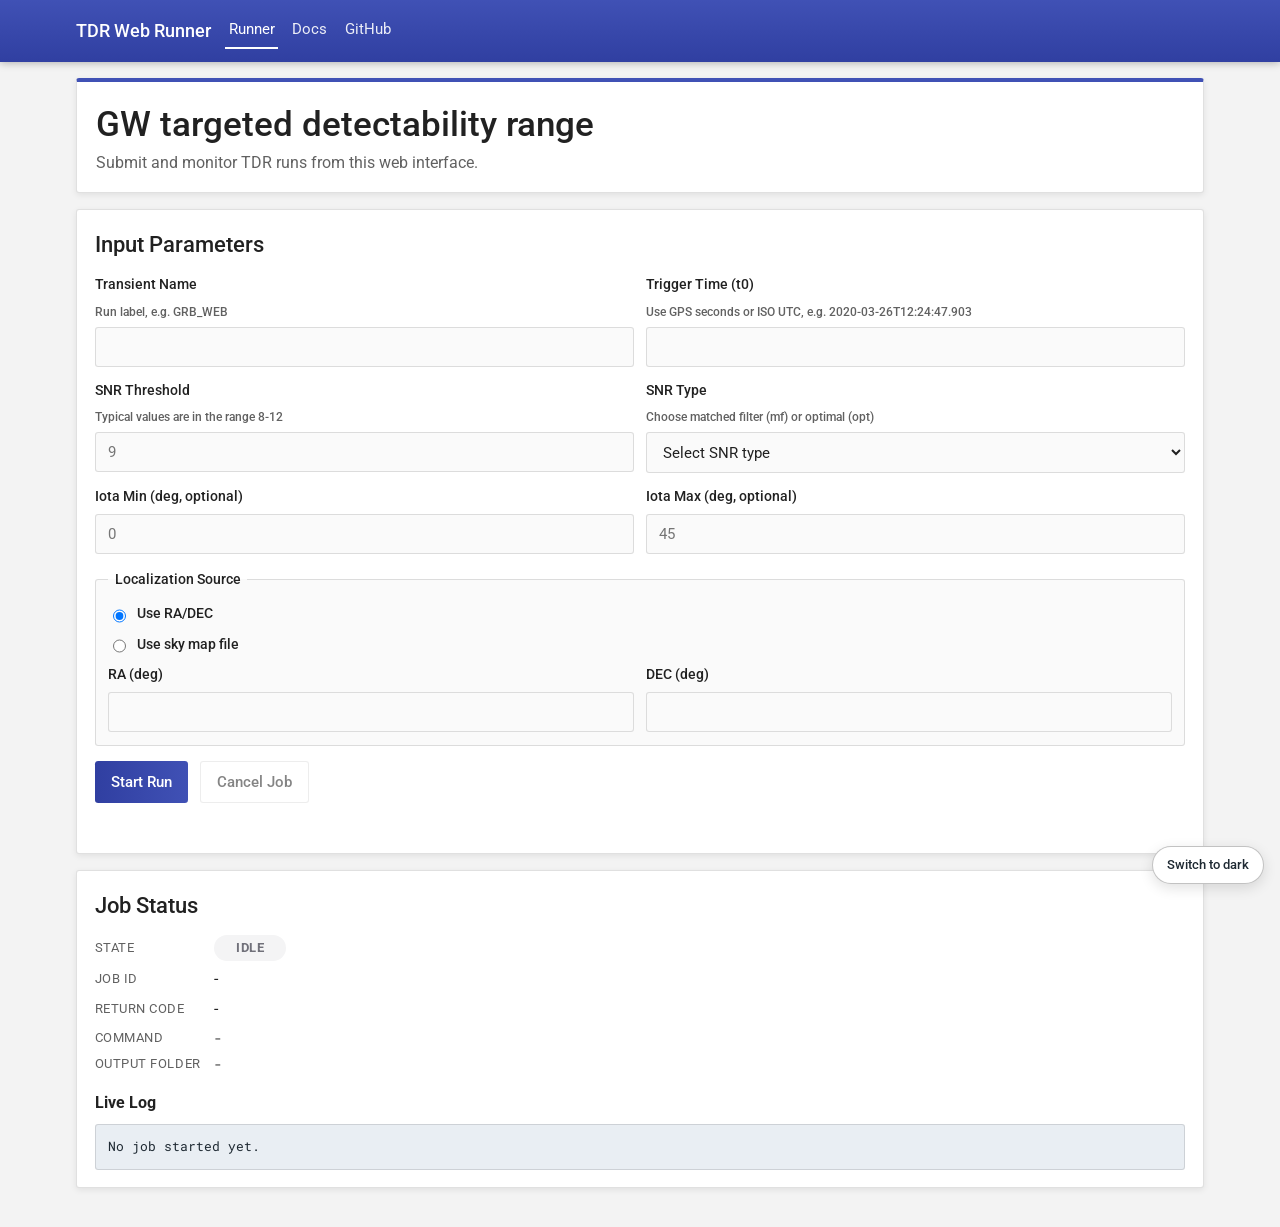
<file: webapp/frontend/index.html>
<!DOCTYPE html>
<html lang="en">
<head>
  <meta charset="UTF-8">
  <meta name="viewport" content="width=device-width, initial-scale=1.0">
  <title>TDR Web Runner</title>
  <link rel="preconnect" href="https://fonts.googleapis.com">
  <link rel="preconnect" href="https://fonts.gstatic.com" crossorigin>
  <link href="https://fonts.googleapis.com/css2?family=Roboto:wght@400;500;700&family=Roboto+Mono:wght@400;500&display=swap" rel="stylesheet">
  <link rel="stylesheet" href="./styles.css?v=20260512">
</head>
<body>
  <header class="topbar">
    <div class="topbar-inner">
      <a class="brand" href="./">TDR Web Runner</a>
      <nav class="toplinks-main" aria-label="Top links">
        <a class="active" href="./">Runner</a>
        <a href="./docs/">Docs</a>
        <a href="https://github.com/samueleronchini/gw_tdr" target="_blank" rel="noopener noreferrer">GitHub</a>
      </nav>
    </div>
  </header>

  <main class="shell">
    <header class="hero">
      <h1>GW targeted detectability range</h1>
      <p>
        Submit and monitor TDR runs from this web interface.
      </p>
    </header>

    <section class="panel">
      <h2>Input Parameters</h2>

      <form id="job-form" novalidate autocomplete="off">
        <div class="grid two-cols">
          <label>
            Transient Name
            <span class="hint">Run label, e.g. GRB_WEB</span>
            <input id="transient-name" type="text" value="" required>
          </label>

          <label>
            Trigger Time (t0)
            <span class="hint">Use GPS seconds or ISO UTC, e.g. 2020-03-26T12:24:47.903</span>
            <input id="t0" type="text" value="" required>
          </label>

          <label>
            SNR Threshold
            <span class="hint">Typical values are in the range 8-12</span>
            <input id="snr-threshold" type="text" inputmode="decimal" value="" placeholder="9" required>
          </label>

          <label>
            SNR Type
            <span class="hint">Choose matched filter (mf) or optimal (opt)</span>
            <select id="snr-type">
              <option value="" selected disabled>Select SNR type</option>
              <option value="mf">matched filter (mf)</option>
              <option value="opt">optimal (opt)</option>
            </select>
          </label>

          <label>
            Iota Min (deg, optional)
            <input id="iota-min" type="number" step="0.1" placeholder="0">
          </label>

          <label>
            Iota Max (deg, optional)
            <input id="iota-max" type="number" step="0.1" placeholder="45">
          </label>
        </div>

        <fieldset class="mode-card">
          <legend>Localization Source</legend>

          <label class="inline-check">
            <input type="radio" name="localization-mode" value="coords" checked>
            Use RA/DEC
          </label>

          <label class="inline-check">
            <input type="radio" name="localization-mode" value="skymap">
            Use sky map file
          </label>

          <div id="skymap-field" hidden>
            <label>
              Sky Map File (.fit/.fits)
              <input id="skymap-upload" type="file" accept=".fit,.fits">
            </label>
          </div>

          <div id="coords-fields" class="grid two-cols">
            <label>
              RA (deg)
              <input id="ra" type="number" step="0.01" value="" required>
            </label>

            <label>
              DEC (deg)
              <input id="dec" type="number" step="0.01" value="" required>
            </label>
          </div>
        </fieldset>

        <div class="actions">
          <button id="run-btn" type="submit">Start Run</button>
          <button id="cancel-btn" type="button" class="secondary" disabled>Cancel Job</button>
        </div>
      </form>

      <p id="flash" class="flash" role="status" aria-live="polite"></p>
    </section>

    <section class="panel">
      <h2>Job Status</h2>

      <div class="status-line">
        <span class="label">State</span>
        <span id="job-status" class="pill idle">idle</span>
      </div>

      <div class="status-line">
        <span class="label">Job ID</span>
        <span id="job-id">-</span>
      </div>

      <div class="status-line">
        <span class="label">Return Code</span>
        <span id="job-return">-</span>
      </div>

      <div class="status-line">
        <span class="label">Command</span>
        <span id="job-command" class="mono">-</span>
      </div>

      <div class="status-line">
        <span class="label">Output Folder</span>
        <span id="job-output-dir" class="mono">-</span>
      </div>

      <h3>Live Log</h3>
      <pre id="log-output" class="logbox">No job started yet.</pre>

      <section id="artifacts" class="artifacts" hidden>
        <h3>Produced Plots</h3>
        <div id="plots-gallery" class="plots-grid"></div>

        <div id="ifos-line" class="ifos-line" hidden>
          <span class="label ifos-label">Online IFOs</span>
          <span id="ifos-online" class="mono ifos-value">-</span>
        </div>

        <h3>Results Summary</h3>
        <p id="results-angle-note" class="hint results-note"></p>

        <h4 class="table-title">
          <span>BNS</span>
          <a id="bns-json-download" class="json-download" href="#" target="_blank" rel="noopener noreferrer" hidden>Download JSON</a>
        </h4>
        <div class="table-wrap">
          <table class="artifact-table">
            <thead id="json-bns-head"></thead>
            <tbody id="json-bns-body"></tbody>
          </table>
        </div>

        <h4 class="table-title">
          <span>NSBH</span>
          <a id="nsbh-json-download" class="json-download" href="#" target="_blank" rel="noopener noreferrer" hidden>Download JSON</a>
        </h4>
        <div class="table-wrap">
          <table class="artifact-table">
            <thead id="json-nsbh-head"></thead>
            <tbody id="json-nsbh-body"></tbody>
          </table>
        </div>
      </section>
    </section>
  </main>

  <button id="theme-toggle" class="theme-toggle" type="button" aria-label="Toggle dark and light theme" aria-pressed="false">
    Switch to dark
  </button>

  <script src="./theme-toggle.js"></script>
  <script src="./runtime-config.js?v=20260510"></script>
  <script type="module" src="./app.js?v=20260518"></script>
</body>
</html>
</file>
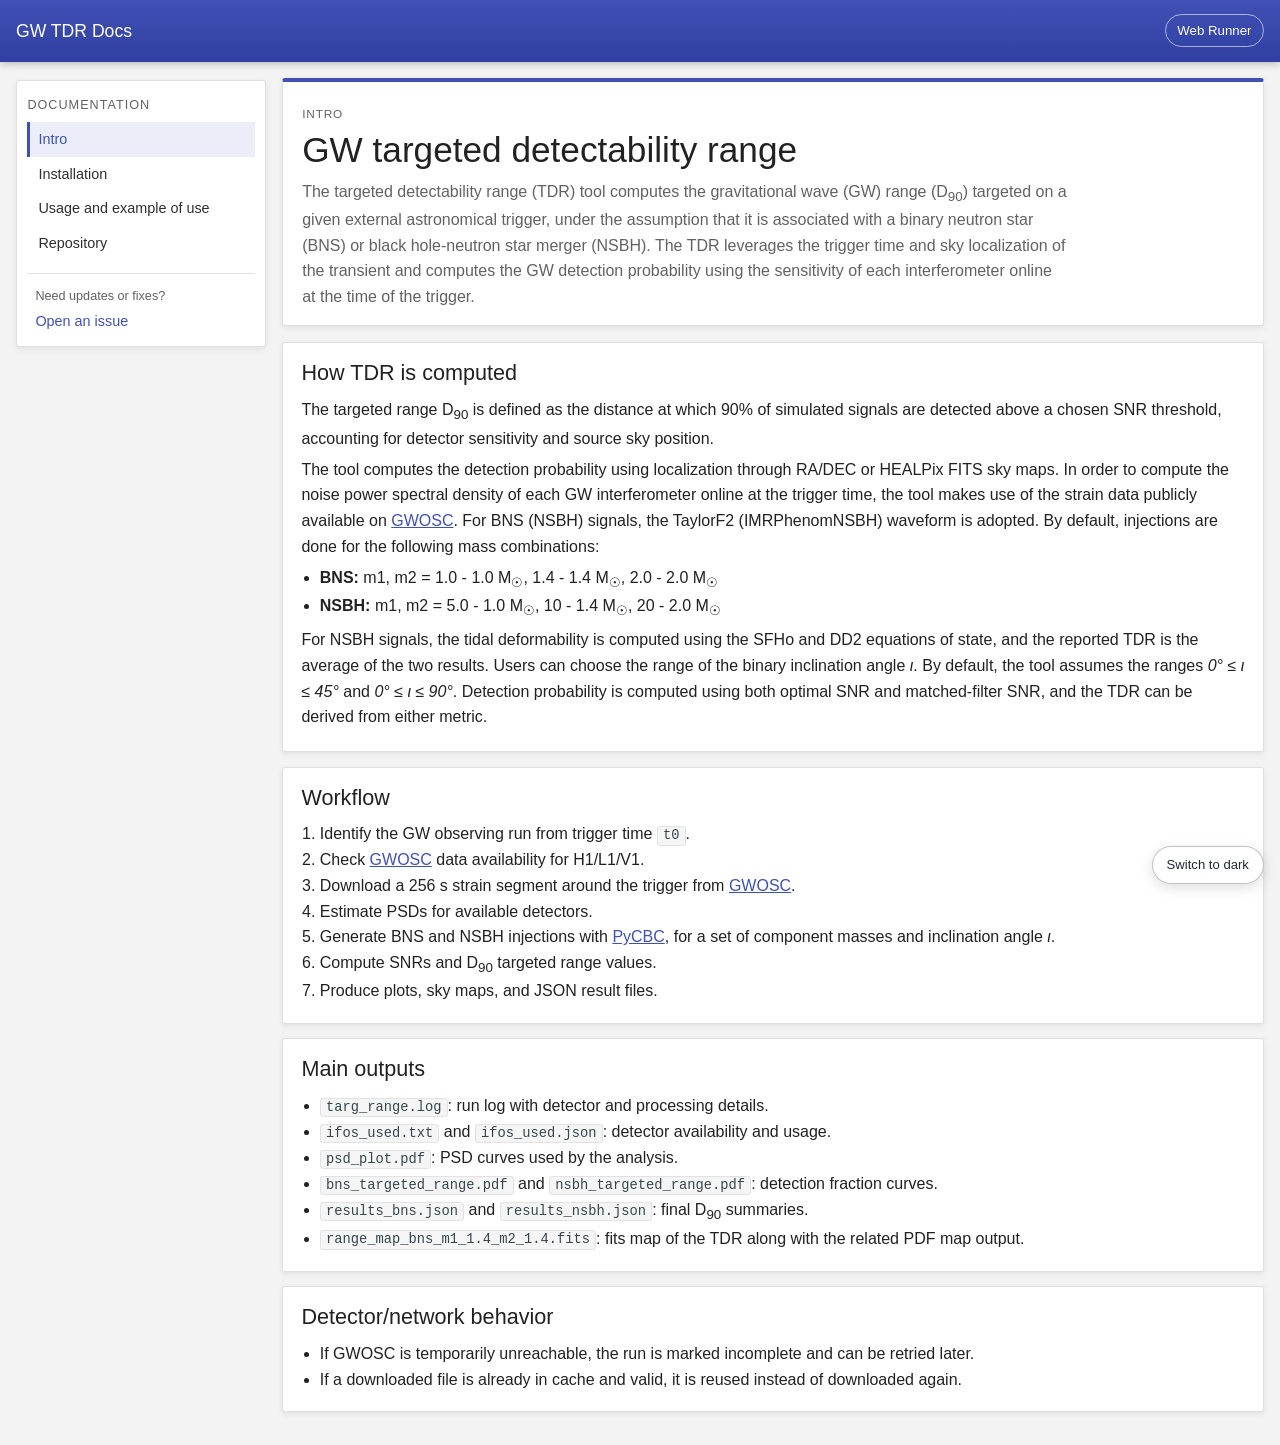
<file: webapp/frontend/docs/index.html>
<!DOCTYPE html>
<html lang="en">
<head>
  <meta charset="UTF-8">
  <meta name="viewport" content="width=device-width, initial-scale=1.0">
  <title>GW TDR Docs - Intro</title>
  <meta name="description" content="Introduction page for GW TDR documentation.">
  <link rel="preconnect" href="https://fonts.googleapis.com">
  <link rel="preconnect" href="https://fonts.gstatic.com" crossorigin>
  <link href="https://fonts.googleapis.com/css2?family=Source+Serif+4:wght@500;700&family=Space+Grotesk:wght@400;500;700&display=swap" rel="stylesheet">
  <link rel="stylesheet" href="./styles.css">
</head>
<body>
  <header class="topbar">
    <div class="topbar-inner">
      <a class="brand" href="./">GW TDR Docs</a>
      <a class="web-runner-tab" href="../">Web Runner</a>
    </div>
  </header>

  <div class="docs-shell">
    <aside class="site-nav" aria-label="Documentation navigation">
      <h2>Documentation</h2>
      <a class="active" href="./">Intro</a>
      <a href="./installation.html">Installation</a>
      <a href="./usage.html">Usage and example of use</a>
      <a href="https://github.com/samueleronchini/gw_tdr" target="_blank" rel="noopener noreferrer">Repository</a>
      <div class="site-nav-footer">
        <p>Need updates or fixes?</p>
        <a href="https://github.com/samueleronchini/gw_tdr/issues" target="_blank" rel="noopener noreferrer">Open an issue</a>
      </div>
    </aside>

    <main class="page">
      <section class="hero">
        <p class="eyebrow">Intro</p>
        <h1>GW targeted detectability range</h1>
        <p>
          The targeted detectability range (TDR) tool computes the gravitational wave (GW) range (D<sub>90</sub>) targeted on a given external astronomical
          trigger, under the assumption that it is associated with a binary neutron star (BNS) or black hole-neutron star merger (NSBH). The TDR leverages the trigger time and sky localization of the transient and computes the GW detection probability using the sensitivity of each interferometer online at the time of the trigger.
        </p>
      </section>

      <article class="content">
        <section id="overview" class="card">
          <h2>How TDR is computed</h2>
          <p>
            The targeted range D<sub>90</sub> is defined as the distance at which 90% of simulated signals are detected above
            a chosen SNR threshold, accounting for detector sensitivity and source sky position.
          </p>
          <p>The tool computes the detection probability using localization through RA/DEC or HEALPix FITS sky maps. In order to compute the noise power spectral density of each GW interferometer online at the trigger time, the tool makes use of the strain data publicly available on <a href="https://gwosc.org" target="_blank" rel="noopener noreferrer">GWOSC</a>. For BNS (NSBH) signals, the TaylorF2 (IMRPhenomNSBH) waveform is adopted. By default, injections are done for the following mass combinations:</p>
          <ul>
            <li><strong>BNS:</strong> m1, m2 = 1.0 - 1.0 M<sub>☉</sub>, 1.4 - 1.4 M<sub>☉</sub>, 2.0 - 2.0 M<sub>☉</sub> </li>
            <li><strong>NSBH:</strong> m1, m2 = 5.0 - 1.0 M<sub>☉</sub>, 10 - 1.4 M<sub>☉</sub>, 20 - 2.0 M<sub>☉</sub> </li>
          </ul>
          <p>For NSBH signals, the tidal deformability is computed using the SFHo and DD2 equations of state, and the reported TDR is the average of the two results.
             Users can choose the range of the binary inclination angle <i>&iota;</i>. By default, the tool assumes the ranges <i>0° ≤ &iota; ≤ 45°</i> and <i>0° ≤ &iota; ≤ 90°</i>.
              Detection probability is computed using both optimal SNR and matched-filter SNR, and the TDR can be derived from either metric.</p>
        </section>

        <section id="workflow" class="card">
          <h2>Workflow</h2>
          <ol>
            <li>Identify the GW observing run from trigger time <code>t0</code>.</li>
            <li>Check <a href="https://gwosc.org" target="_blank" rel="noopener noreferrer">GWOSC</a> data availability for H1/L1/V1.</li>
            <li>Download a 256 s strain segment around the trigger from <a href="https://gwosc.org" target="_blank" rel="noopener noreferrer">GWOSC</a>.</li>
            <li>Estimate PSDs for available detectors.</li>
            <li>Generate BNS and NSBH injections with <a href="https://pycbc.org" target="_blank" rel="noopener noreferrer">PyCBC</a>, for a set of component masses and inclination angle <i>&iota;</i>.</li>
            <li>Compute SNRs and D<sub>90</sub> targeted range values.</li>
            <li>Produce plots, sky maps, and JSON result files.</li>
          </ol>
        </section>

        <section id="outputs" class="card">
          <h2>Main outputs</h2>
          <ul>
            <li><code>targ_range.log</code>: run log with detector and processing details.</li>
            <li><code>ifos_used.txt</code> and <code>ifos_used.json</code>: detector availability and usage.</li>
            <li><code>psd_plot.pdf</code>: PSD curves used by the analysis.</li>
            <li><code>bns_targeted_range.pdf</code> and <code>nsbh_targeted_range.pdf</code>: detection fraction curves.</li>
            <li><code>results_bns.json</code> and <code>results_nsbh.json</code>: final D<sub>90</sub> summaries.</li>
            <li><code>range_map_bns_m1_1.4_m2_1.4.fits</code>: fits map of the TDR along with the related PDF map output.</li>
          </ul>
        </section>

        <section id="network" class="card">
          <h2>Detector/network behavior</h2>
          <ul>
            <li>If GWOSC is temporarily unreachable, the run is marked incomplete and can be retried later.</li>
            <li>If a downloaded file is already in cache and valid, it is reused instead of downloaded again.</li>
          </ul>
        </section>
      </article>
    </main>

    <aside class="toc" aria-label="Table of contents">
      <h2>On this page</h2>
      <a href="#overview">What TDR does</a>
      <a href="#workflow">Workflow</a>
      <a href="#outputs">Main outputs</a>
      <a href="#network">Detector/network behavior</a>
    </aside>
  </div>

  <button id="theme-toggle" class="theme-toggle" type="button" aria-label="Toggle dark and light theme" aria-pressed="false">
    Switch to dark
  </button>

  <script src="./theme-toggle.js"></script>
  <script>
    const tocLinks = Array.from(document.querySelectorAll('.toc a'));
    const sectionIds = tocLinks.map((a) => a.getAttribute('href')).filter(Boolean);
    const sections = sectionIds.map((id) => document.querySelector(id)).filter(Boolean);

    const observer = new IntersectionObserver(
      (entries) => {
        entries.forEach((entry) => {
          if (!entry.isIntersecting) return;
          const id = `#${entry.target.id}`;
          tocLinks.forEach((link) => {
            link.classList.toggle('active', link.getAttribute('href') === id);
          });
        });
      },
      { rootMargin: '-45% 0px -45% 0px', threshold: 0.01 },
    );

    sections.forEach((section) => observer.observe(section));
  </script>
</body>
</html>
</file>
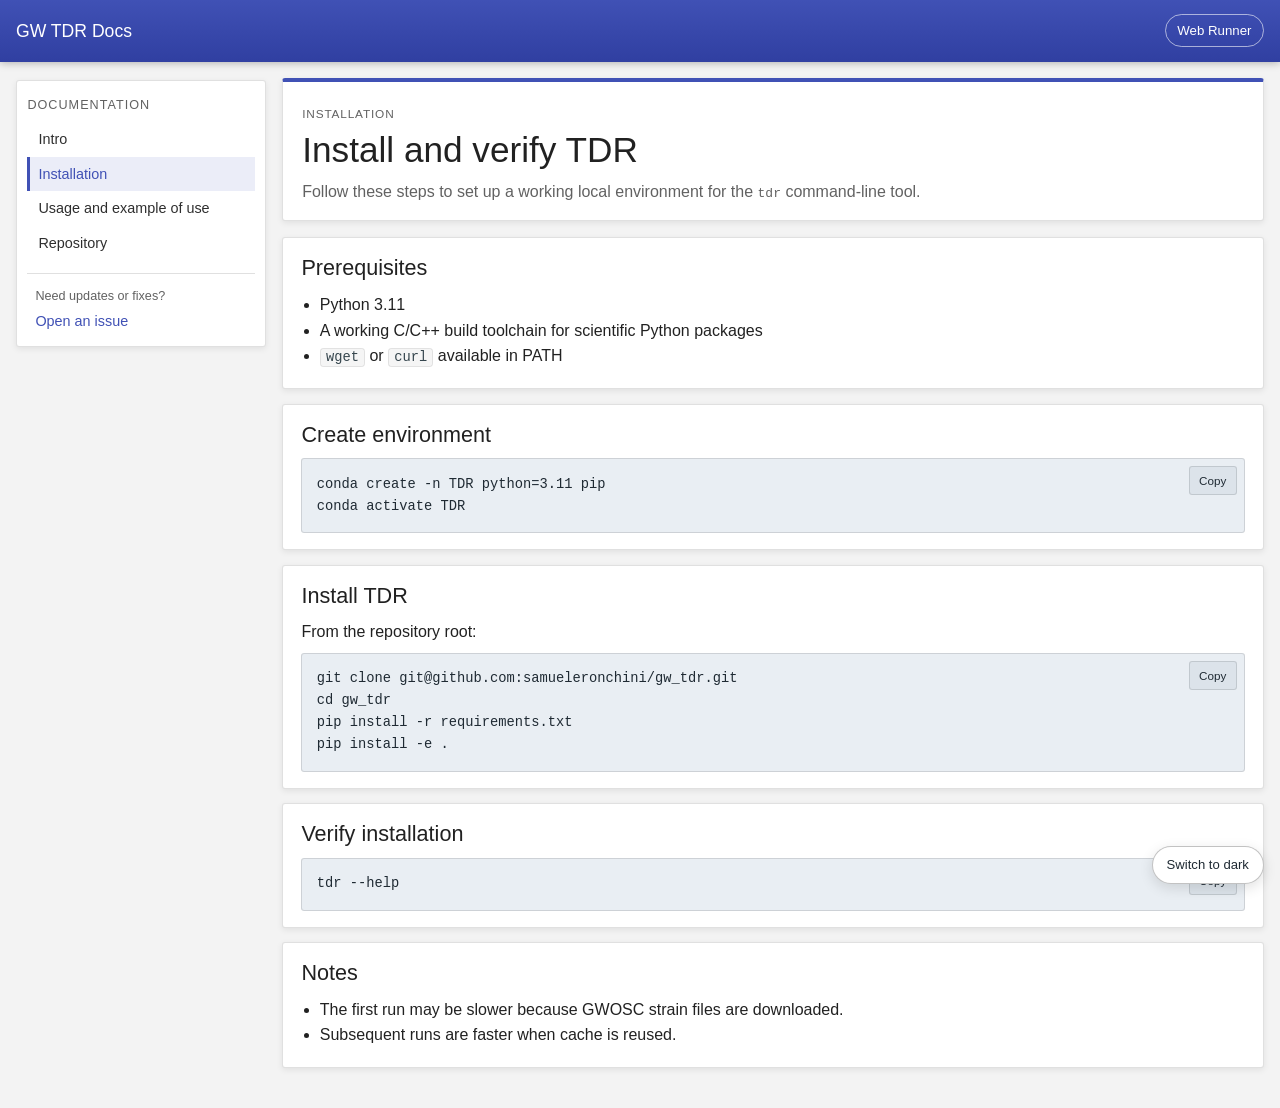
<file: webapp/frontend/docs/installation.html>
<!DOCTYPE html>
<html lang="en">
<head>
  <meta charset="UTF-8">
  <meta name="viewport" content="width=device-width, initial-scale=1.0">
  <title>GW TDR Docs - Installation</title>
  <meta name="description" content="Installation guide for GW targeted detectability range.">
  <link rel="preconnect" href="https://fonts.googleapis.com">
  <link rel="preconnect" href="https://fonts.gstatic.com" crossorigin>
  <link href="https://fonts.googleapis.com/css2?family=Source+Serif+4:wght@500;700&family=Space+Grotesk:wght@400;500;700&display=swap" rel="stylesheet">
  <link rel="stylesheet" href="./styles.css">
</head>
<body>
  <header class="topbar">
    <div class="topbar-inner">
      <a class="brand" href="./">GW TDR Docs</a>
      <a class="web-runner-tab" href="../">Web Runner</a>
    </div>
  </header>

  <div class="docs-shell">
    <aside class="site-nav" aria-label="Documentation navigation">
      <h2>Documentation</h2>
      <a href="./">Intro</a>
      <a class="active" href="./installation.html">Installation</a>
      <a href="./usage.html">Usage and example of use</a>
      <a href="https://github.com/samueleronchini/gw_tdr" target="_blank" rel="noopener noreferrer">Repository</a>
      <div class="site-nav-footer">
        <p>Need updates or fixes?</p>
        <a href="https://github.com/samueleronchini/gw_tdr/issues" target="_blank" rel="noopener noreferrer">Open an issue</a>
      </div>
    </aside>

    <main class="page">
      <section class="hero">
        <p class="eyebrow">Installation</p>
        <h1>Install and verify TDR</h1>
        <p>
          Follow these steps to set up a working local environment for the <code>tdr</code> command-line tool.
        </p>
      </section>

      <article class="content">
        <section id="prereq" class="card">
          <h2>Prerequisites</h2>
          <ul>
            <li>Python 3.11</li>
            <li>A working C/C++ build toolchain for scientific Python packages</li>
            <li><code>wget</code> or <code>curl</code> available in PATH</li>
          </ul>
        </section>

        <section id="env" class="card">
          <h2>Create environment</h2>
          <div class="codeblock">
            <button class="copy-btn" data-copy-target="env-cmd" type="button">Copy</button>
<pre id="env-cmd"><code>conda create -n TDR python=3.11 pip
conda activate TDR</code></pre>
          </div>
        </section>

        <section id="install" class="card">
          <h2>Install TDR</h2>
          <p>From the repository root:</p>
          <div class="codeblock">
            <button class="copy-btn" data-copy-target="install-cmd" type="button">Copy</button>
<pre id="install-cmd"><code>git clone git@github.com:samueleronchini/gw_tdr.git
cd gw_tdr
pip install -r requirements.txt
pip install -e .</code></pre>
          </div>
        </section>

        <section id="verify" class="card">
          <h2>Verify installation</h2>
          <div class="codeblock">
            <button class="copy-btn" data-copy-target="verify-cmd" type="button">Copy</button>
<pre id="verify-cmd"><code>tdr --help</code></pre>
          </div>
        </section>

        <section id="notes" class="card">
          <h2>Notes</h2>
          <ul>
            <li>The first run may be slower because GWOSC strain files are downloaded.</li>
            <li>Subsequent runs are faster when cache is reused.</li>
          </ul>
        </section>
      </article>
    </main>

    <aside class="toc" aria-label="Table of contents">
      <h2>On this page</h2>
      <a href="#prereq">Prerequisites</a>
      <a href="#env">Create environment</a>
      <a href="#install">Install TDR</a>
      <a href="#verify">Verify installation</a>
      <a href="#notes">Notes</a>
    </aside>
  </div>

  <button id="theme-toggle" class="theme-toggle" type="button" aria-label="Toggle dark and light theme" aria-pressed="false">
    Switch to dark
  </button>

  <script src="./theme-toggle.js"></script>
  <script>
    const copyButtons = document.querySelectorAll('.copy-btn');
    copyButtons.forEach((btn) => {
      btn.addEventListener('click', async () => {
        const targetId = btn.getAttribute('data-copy-target');
        const target = document.getElementById(targetId);
        if (!target) return;

        try {
          await navigator.clipboard.writeText(target.innerText);
          const oldText = btn.textContent;
          btn.textContent = 'Copied';
          setTimeout(() => {
            btn.textContent = oldText;
          }, 1200);
        } catch (_err) {
          btn.textContent = 'Copy failed';
          setTimeout(() => {
            btn.textContent = 'Copy';
          }, 1200);
        }
      });
    });

    const tocLinks = Array.from(document.querySelectorAll('.toc a'));
    const sections = tocLinks
      .map((a) => a.getAttribute('href'))
      .filter(Boolean)
      .map((id) => document.querySelector(id))
      .filter(Boolean);

    const observer = new IntersectionObserver(
      (entries) => {
        entries.forEach((entry) => {
          if (!entry.isIntersecting) return;
          const id = `#${entry.target.id}`;
          tocLinks.forEach((link) => {
            link.classList.toggle('active', link.getAttribute('href') === id);
          });
        });
      },
      { rootMargin: '-45% 0px -45% 0px', threshold: 0.01 },
    );

    sections.forEach((section) => observer.observe(section));
  </script>
</body>
</html>
</file>
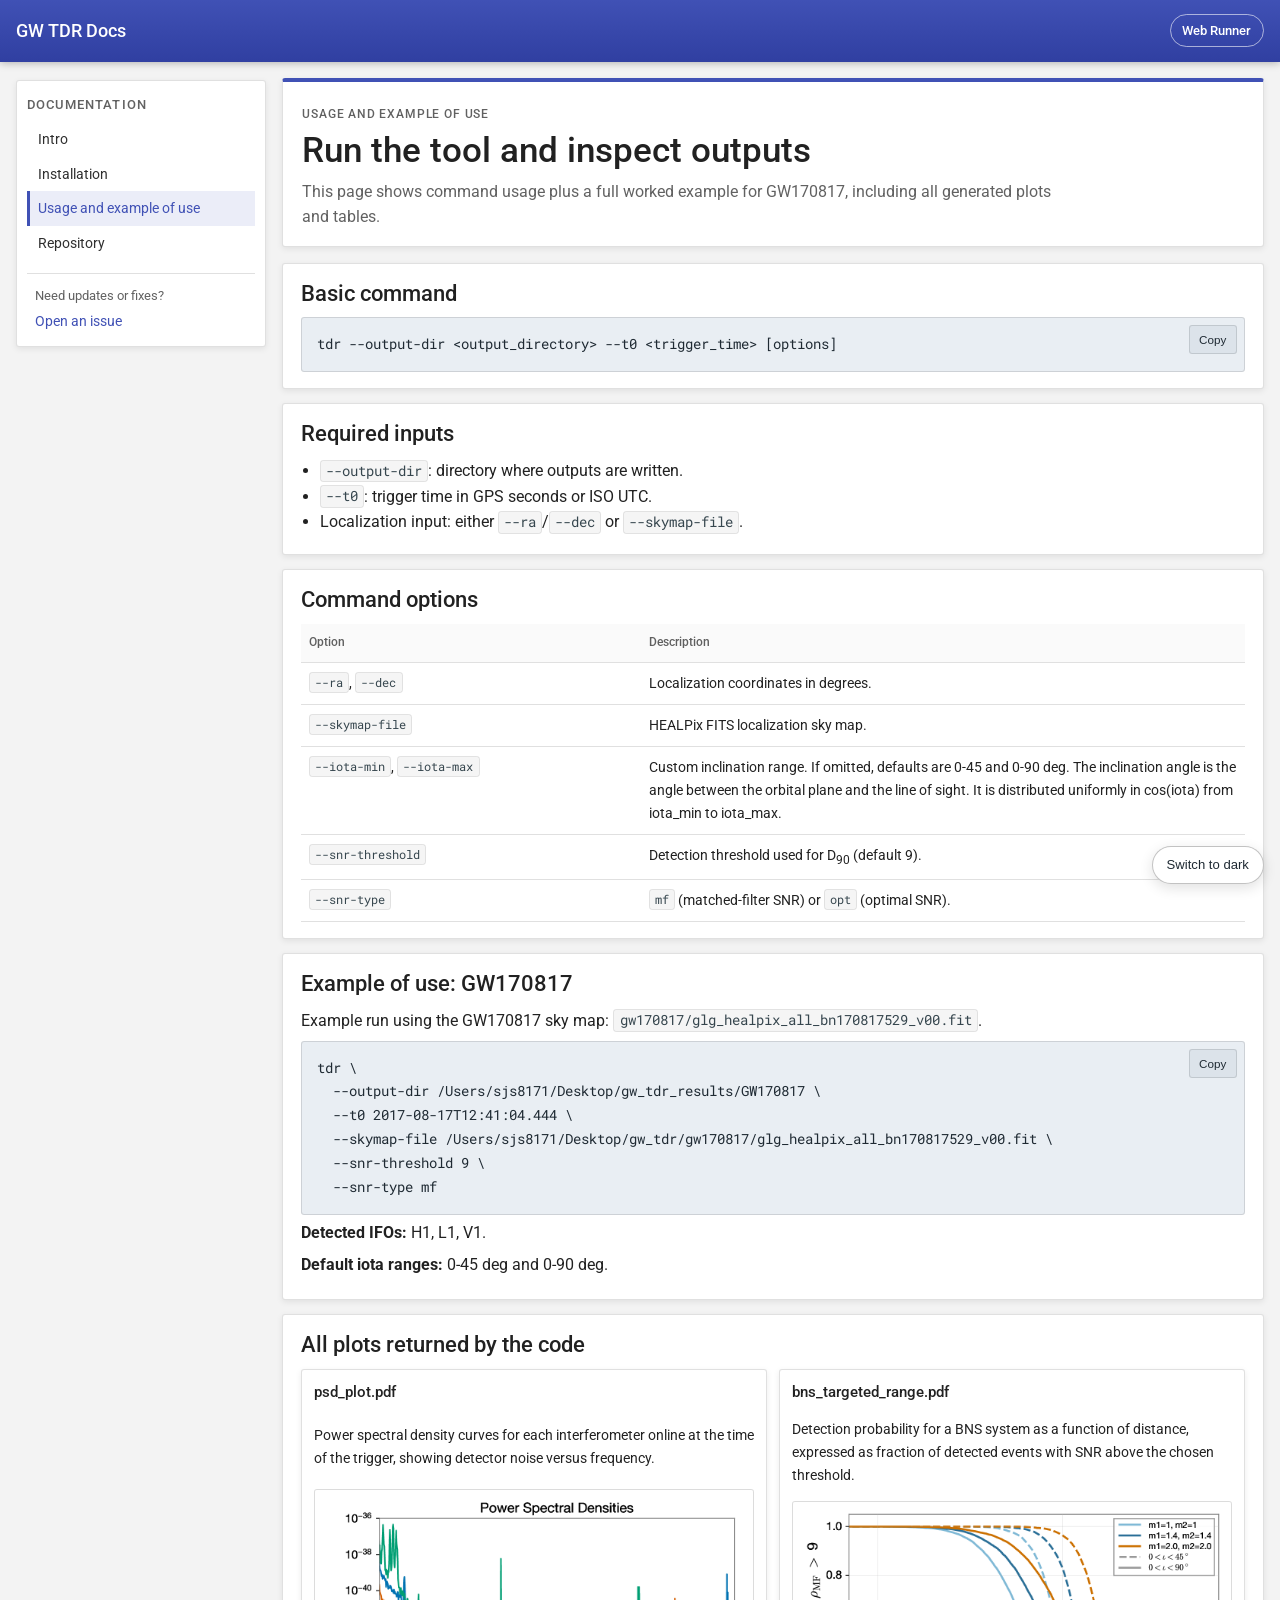
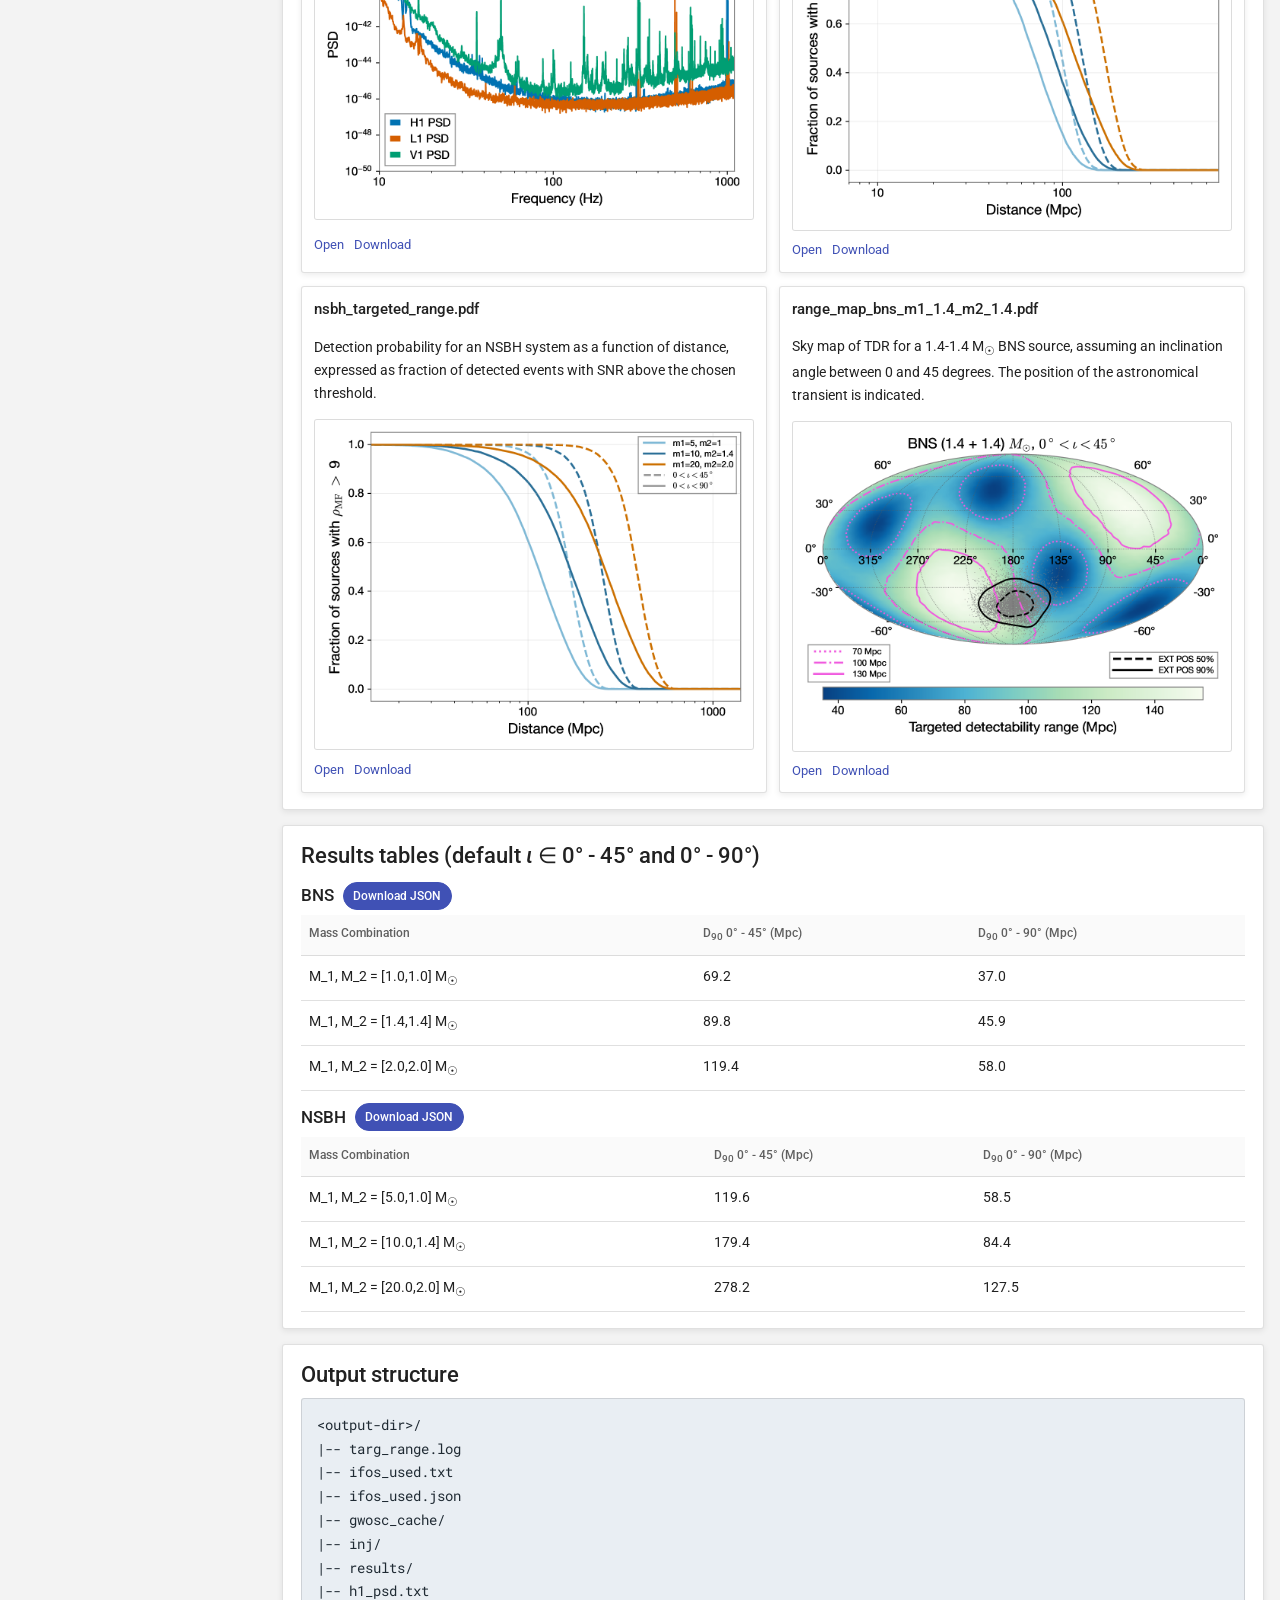
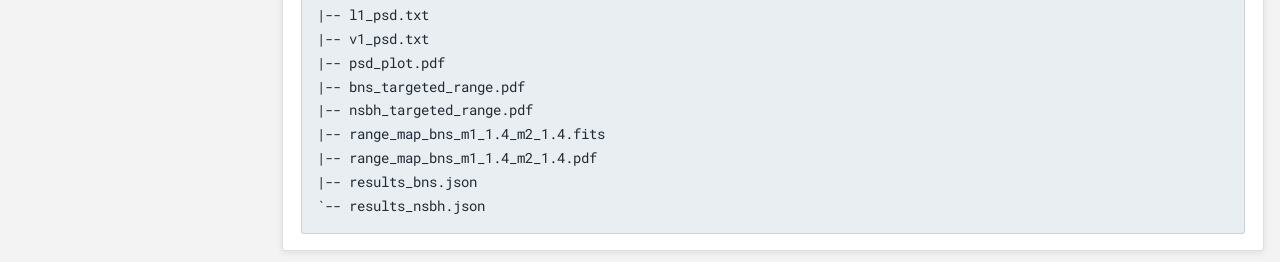
<file: webapp/frontend/docs/usage.html>
<!DOCTYPE html>
<html lang="en">
<head>
  <meta charset="UTF-8">
  <meta name="viewport" content="width=device-width, initial-scale=1.0">
  <title>GW TDR Docs - Usage</title>
  <meta name="description" content="Usage guide and GW170817 example for GW targeted detectability range.">
  <link rel="preconnect" href="https://fonts.googleapis.com">
  <link rel="preconnect" href="https://fonts.gstatic.com" crossorigin>
  <link href="https://fonts.googleapis.com/css2?family=Roboto:wght@400;500;700&family=Roboto+Mono:wght@400;500&display=swap" rel="stylesheet">
  <link rel="stylesheet" href="./styles.css">
</head>
<body>
  <header class="topbar">
    <div class="topbar-inner">
      <a class="brand" href="./">GW TDR Docs</a>
      <a class="web-runner-tab" href="../">Web Runner</a>
    </div>
  </header>

  <div class="docs-shell">
    <aside class="site-nav" aria-label="Documentation navigation">
      <h2>Documentation</h2>
      <a href="./">Intro</a>
      <a href="./installation.html">Installation</a>
      <a class="active" href="./usage.html">Usage and example of use</a>
      <a href="https://github.com/samueleronchini/gw_tdr" target="_blank" rel="noopener noreferrer">Repository</a>
      <div class="site-nav-footer">
        <p>Need updates or fixes?</p>
        <a href="https://github.com/samueleronchini/gw_tdr/issues" target="_blank" rel="noopener noreferrer">Open an issue</a>
      </div>
    </aside>

    <main class="page">
      <section class="hero">
        <p class="eyebrow">Usage and example of use</p>
        <h1>Run the tool and inspect outputs</h1>
        <p>
          This page shows command usage plus a full worked example for GW170817,
          including all generated plots and tables.
        </p>
      </section>

      <article class="content">
        <section id="basic" class="card">
          <h2>Basic command</h2>
          <div class="codeblock">
            <button class="copy-btn" data-copy-target="basic-cmd" type="button">Copy</button>
<pre id="basic-cmd"><code>tdr --output-dir &lt;output_directory&gt; --t0 &lt;trigger_time&gt; [options]</code></pre>
          </div>
        </section>

        <section id="required" class="card">
          <h2>Required inputs</h2>
          <ul>
            <li><code>--output-dir</code>: directory where outputs are written.</li>
            <li><code>--t0</code>: trigger time in GPS seconds or ISO UTC.</li>
            <li>Localization input: either <code>--ra</code>/<code>--dec</code> or <code>--skymap-file</code>.</li>
          </ul>
        </section>

        <section id="options" class="card">
          <h2>Command options</h2>
          <div class="table-wrap">
            <table class="command-options-table">
              <thead>
                <tr>
                  <th>Option</th>
                  <th>Description</th>
                </tr>
              </thead>
              <tbody>
                <tr>
                  <td><code>--ra</code>, <code>--dec</code></td>
                  <td>Localization coordinates in degrees.</td>
                </tr>
                <tr>
                  <td><code>--skymap-file</code></td>
                  <td>HEALPix FITS localization sky map.</td>
                </tr>
                <tr>
                  <td><code>--iota-min</code>, <code>--iota-max</code></td>
                  <td>Custom inclination range. If omitted, defaults are 0-45 and 0-90 deg. The inclination angle is the angle between the orbital plane and the line of sight. It is distributed uniformly in cos(iota) from iota_min to iota_max.</td>
                </tr>
                <tr>
                  <td><code>--snr-threshold</code></td>
                  <td>Detection threshold used for D<sub>90</sub> (default 9).</td>
                </tr>
                <tr>
                  <td><code>--snr-type</code></td>
                  <td><code>mf</code> (matched-filter SNR) or <code>opt</code> (optimal SNR).</td>
                </tr>
              </tbody>
            </table>
          </div>
        </section>

        <section id="example" class="card">
          <h2>Example of use: GW170817</h2>
          <p>
            Example run using the GW170817 sky map:
            <code>gw170817/glg_healpix_all_bn170817529_v00.fit</code>.
          </p>

          <div class="codeblock">
            <button class="copy-btn" data-copy-target="gw170817-cmd" type="button">Copy</button>
<pre id="gw170817-cmd"><code>tdr \
  --output-dir /Users/sjs8171/Desktop/gw_tdr_results/GW170817 \
  --t0 2017-08-17T12:41:04.444 \
  --skymap-file /Users/sjs8171/Desktop/gw_tdr/gw170817/glg_healpix_all_bn170817529_v00.fit \
  --snr-threshold 9 \
  --snr-type mf</code></pre>
          </div>

          <p><strong>Detected IFOs:</strong> H1, L1, V1.</p>
          <p><strong>Default iota ranges:</strong> 0-45 deg and 0-90 deg.</p>
        </section>

        <section id="plots" class="card" style="font-size: 0.9rem;">
          <h2>All plots returned by the code</h2>

          <div class="doc-plots-grid">
            <article class="doc-plot-card">
              <h3>psd_plot.pdf</h3>
              <p>Power spectral density curves for each interferometer online at the time of the trigger, showing detector noise versus frequency.</p>
              <div class="doc-plot-frame-wrap">
                <img class="doc-plot-image" src="./assets/gw170817/psd_plot_20260518mf9.png" loading="lazy" alt="PSD plot" />
              </div>
              <div class="doc-plot-actions">
                <a href="./assets/gw170817/psd_plot.pdf" target="_blank" rel="noopener noreferrer">Open</a>
                <a href="./assets/gw170817/psd_plot.pdf" download>Download</a>
              </div>
            </article>

            <article class="doc-plot-card">
              <h3>bns_targeted_range.pdf</h3>
              <p> Detection probability for a BNS system as a function of distance, expressed as fraction of detected events with SNR above the chosen threshold.</p>
              <div class="doc-plot-frame-wrap">
                <img class="doc-plot-image" src="./assets/gw170817/bns_targeted_range_20260518mf9.png" loading="lazy" alt="BNS targeted range" />
              </div>
              <div class="doc-plot-actions">
                <a href="./assets/gw170817/bns_targeted_range.pdf" target="_blank" rel="noopener noreferrer">Open</a>
                <a href="./assets/gw170817/bns_targeted_range.pdf" download>Download</a>
              </div>
            </article>

            <article class="doc-plot-card">
              <h3>nsbh_targeted_range.pdf</h3>
              <p> Detection probability for an NSBH system as a function of distance, expressed as fraction of detected events with SNR above the chosen threshold.</p>
              <div class="doc-plot-frame-wrap">
                <img class="doc-plot-image" src="./assets/gw170817/nsbh_targeted_range_20260518mf9.png" loading="lazy" alt="NSBH targeted range" />
              </div>
              <div class="doc-plot-actions">
                <a href="./assets/gw170817/nsbh_targeted_range.pdf" target="_blank" rel="noopener noreferrer">Open</a>
                <a href="./assets/gw170817/nsbh_targeted_range.pdf" download>Download</a>
              </div>
            </article>

            <article class="doc-plot-card">
              <h3>range_map_bns_m1_1.4_m2_1.4.pdf</h3>
              <p>Sky map of TDR for a 1.4-1.4 M<sub>☉</sub> BNS source, assuming an inclination angle between 0 and 45 degrees. The position of the astronomical transient is indicated.</p>
              <div class="doc-plot-frame-wrap">
                <img class="doc-plot-image" src="./assets/gw170817/range_map_bns_m1_1.4_m2_1.4_20260518mf9.png" loading="lazy" alt="Range map BNS" />
              </div>
              <div class="doc-plot-actions">
                <a href="./assets/gw170817/range_map_bns_m1_1.4_m2_1.4.pdf" target="_blank" rel="noopener noreferrer">Open</a>
                <a href="./assets/gw170817/range_map_bns_m1_1.4_m2_1.4.pdf" download>Download</a>
              </div>
            </article>
          </div>
        </section>

        <section id="tables" class="card">
          <h2>Results tables (default <i>&iota;</i> &in; 0° - 45° and 0° - 90°)</h2>

          <h3 class="results-headline">
            <span>BNS</span>
            <a class="results-json-link" href="./assets/gw170817/results_bns.json" download>Download JSON</a>
          </h3>
          <div class="table-wrap">
            <table>
              <thead>
                <tr>
                  <th>Mass Combination</th>
                  <th>D<sub>90</sub> 0° - 45° (Mpc)</th>
                  <th>D<sub>90</sub> 0° - 90° (Mpc)</th>
                </tr>
              </thead>
              <tbody>
                <tr><td>M_1, M_2 = [1.0,1.0] M<sub>☉</sub></td><td>69.2</td><td>37.0</td></tr>
                <tr><td>M_1, M_2 = [1.4,1.4] M<sub>☉</sub></td><td>89.8</td><td>45.9</td></tr>
                <tr><td>M_1, M_2 = [2.0,2.0] M<sub>☉</sub></td><td>119.4</td><td>58.0</td></tr>
              </tbody>
            </table>
          </div>

          <h3 class="results-headline">
            <span>NSBH</span>
            <a class="results-json-link" href="./assets/gw170817/results_nsbh.json" download>Download JSON</a>
          </h3>
          <div class="table-wrap">
            <table>
              <thead>
                <tr>
                  <th>Mass Combination</th>
                  <th>D<sub>90</sub> 0° - 45° (Mpc)</th>
                  <th>D<sub>90</sub> 0° - 90° (Mpc)</th>
                </tr>
              </thead>
              <tbody>
                <tr><td>M_1, M_2 = [5.0,1.0] M<sub>☉</sub></td><td>119.6</td><td>58.5</td></tr>
                <tr><td>M_1, M_2 = [10.0,1.4] M<sub>☉</sub></td><td>179.4</td><td>84.4</td></tr>
                <tr><td>M_1, M_2 = [20.0,2.0] M<sub>☉</sub></td><td>278.2</td><td>127.5</td></tr>
              </tbody>
            </table>
          </div>
        </section>

        <section id="outputs" class="card">
          <h2>Output structure</h2>
          <div class="codeblock">
<pre><code>&lt;output-dir&gt;/
|-- targ_range.log
|-- ifos_used.txt
|-- ifos_used.json
|-- gwosc_cache/
|-- inj/
|-- results/
|-- h1_psd.txt
|-- l1_psd.txt
|-- v1_psd.txt
|-- psd_plot.pdf
|-- bns_targeted_range.pdf
|-- nsbh_targeted_range.pdf
|-- range_map_bns_m1_1.4_m2_1.4.fits
|-- range_map_bns_m1_1.4_m2_1.4.pdf
|-- results_bns.json
`-- results_nsbh.json</code></pre>
          </div>
        </section>
      </article>
    </main>

    <aside class="toc" aria-label="Table of contents">
      <h2>On this page</h2>
      <a href="#basic">Basic command</a>
      <a href="#required">Required inputs</a>
      <a href="#options">Command options</a>
      <a href="#example">Example: GW170817</a>
      <a href="#plots">All returned plots</a>
      <a href="#tables">Results tables</a>
      <a href="#outputs">Output structure</a>
    </aside>
  </div>

  <button id="theme-toggle" class="theme-toggle" type="button" aria-label="Toggle dark and light theme" aria-pressed="false">
    Switch to dark
  </button>

  <script src="./theme-toggle.js"></script>
  <script>
    const copyButtons = document.querySelectorAll('.copy-btn');
    copyButtons.forEach((btn) => {
      btn.addEventListener('click', async () => {
        const targetId = btn.getAttribute('data-copy-target');
        const target = document.getElementById(targetId);
        if (!target) return;

        try {
          await navigator.clipboard.writeText(target.innerText);
          const oldText = btn.textContent;
          btn.textContent = 'Copied';
          setTimeout(() => {
            btn.textContent = oldText;
          }, 1200);
        } catch (_err) {
          btn.textContent = 'Copy failed';
          setTimeout(() => {
            btn.textContent = 'Copy';
          }, 1200);
        }
      });
    });

    const tocLinks = Array.from(document.querySelectorAll('.toc a'));
    const sections = tocLinks
      .map((a) => a.getAttribute('href'))
      .filter(Boolean)
      .map((id) => document.querySelector(id))
      .filter(Boolean);

    const observer = new IntersectionObserver(
      (entries) => {
        entries.forEach((entry) => {
          if (!entry.isIntersecting) return;
          const id = `#${entry.target.id}`;
          tocLinks.forEach((link) => {
            link.classList.toggle('active', link.getAttribute('href') === id);
          });
        });
      },
      { rootMargin: '-45% 0px -45% 0px', threshold: 0.01 },
    );

    sections.forEach((section) => observer.observe(section));

    function applyPlotAspectRatios() {
      const plotImages = Array.from(document.querySelectorAll('.doc-plot-image'));

      const updateWrapperRatio = (img) => {
        if (!img || !img.naturalWidth || !img.naturalHeight) {
          return;
        }

        const wrapper = img.closest('.doc-plot-frame-wrap');
        if (!wrapper) {
          return;
        }

        wrapper.style.aspectRatio = String(img.naturalWidth / img.naturalHeight);
      };

      for (const img of plotImages) {
        if (img.complete) {
          updateWrapperRatio(img);
        } else {
          img.addEventListener('load', () => updateWrapperRatio(img), { once: true });
        }
      }
    }

    applyPlotAspectRatios();
  </script>
</body>
</html>
</file>
<file: webapp/frontend/styles.css>
:root {
  --bg: #f3f3f3;
  --ink: rgba(0, 0, 0, 0.87);
  --muted: rgba(0, 0, 0, 0.62);
  --card: #ffffff;
  --surface-alt: #fafafa;
  --border: rgba(0, 0, 0, 0.12);
  --primary: #4051b5;
  --primary-dark: #303fa1;
  --primary-light: #5d6cc0;
  --link: #4051b5;
  --link-hover: #526cfe;
  --code-bg: #e9eef3;
  --code-fg: #1f2a33;
  --code-border: rgba(0, 0, 0, 0.12);
  --toggle-bg: #ffffff;
  --toggle-fg: #1f2a33;
  --toggle-border: rgba(0, 0, 0, 0.24);
  --ok: #1b7f3a;
  --warn: #b54708;
  --bad: #b42318;
  --idle: #71717a;
  --shadow-1: 0 2px 6px rgba(0, 0, 0, 0.08);
  --shadow-2: 0 4px 14px rgba(0, 0, 0, 0.12);
}

html[data-theme="dark"] {
  --bg: #1b1f29;
  --ink: rgba(255, 255, 255, 0.9);
  --muted: rgba(255, 255, 255, 0.66);
  --card: #252b38;
  --surface-alt: #2e3543;
  --border: rgba(255, 255, 255, 0.16);
  --link: #8fa3ff;
  --link-hover: #b0bfff;
  --code-bg: #313b4b;
  --code-fg: #eff4fb;
  --code-border: rgba(255, 255, 255, 0.16);
  --toggle-bg: #2c3546;
  --toggle-fg: #f4f7ff;
  --toggle-border: rgba(255, 255, 255, 0.36);
  --shadow-1: 0 3px 10px rgba(0, 0, 0, 0.34);
  --shadow-2: 0 8px 18px rgba(0, 0, 0, 0.38);
}

* {
  box-sizing: border-box;
}

[hidden] {
  display: none !important;
}

body {
  margin: 0;
  min-height: 100vh;
  background: var(--bg);
  color: var(--ink);
  font-family: "Roboto", -apple-system, BlinkMacSystemFont, "Segoe UI", Helvetica, Arial, sans-serif;
  line-height: 1.55;
}

a {
  color: var(--link);
}

a:hover {
  color: var(--link-hover);
}

.topbar {
  position: sticky;
  top: 0;
  z-index: 40;
  background: linear-gradient(0deg, var(--primary-dark), var(--primary));
  box-shadow: 0 1px 8px rgba(0, 0, 0, 0.28);
}

.topbar-inner {
  max-width: 1160px;
  margin: 0 auto;
  min-height: 3.85rem;
  padding: 0.55rem 1rem;
  display: flex;
  align-items: center;
  gap: 0.9rem;
}

.brand {
  color: #ffffff;
  text-decoration: none;
  font-size: 1.12rem;
  font-weight: 500;
  white-space: nowrap;
}

.toplinks-main {
  display: flex;
  flex-wrap: wrap;
  align-items: center;
  gap: 0.7rem;
}

.toplinks-main a {
  color: rgba(255, 255, 255, 0.9);
  text-decoration: none;
  font-size: 0.92rem;
  font-weight: 400;
  border-bottom: 2px solid transparent;
  padding: 0.34rem 0.2rem;
}

.toplinks-main a:hover {
  color: #ffffff;
}

.toplinks-main a.active {
  color: #ffffff;
  border-bottom-color: #ffffff;
}

.bg-orb {
  display: none;
}

.shell {
  max-width: 1160px;
  margin: 0 auto;
  padding: 1rem 1rem 2.4rem;
  display: grid;
  gap: 1rem;
}

.hero,
.panel {
  background: var(--card);
  border: 1px solid var(--border);
  border-radius: 0.2rem;
  box-shadow: var(--shadow-1);
}

.hero {
  border-top: 4px solid var(--primary);
  padding: 1rem 1.2rem;
}

.hero h1 {
  margin: 0.25rem 0;
  font-size: clamp(1.7rem, 3vw, 2.2rem);
  line-height: 1.25;
  font-weight: 500;
}

.hero p {
  margin: 0.35rem 0 0;
  color: var(--muted);
}

.hero a {
  color: var(--link);
  font-weight: 500;
  text-decoration: none;
}

.hero a:hover {
  text-decoration: underline;
}

.hero-doc {
  font-size: 0.9rem;
}

.eyebrow {
  margin: 0;
  text-transform: uppercase;
  letter-spacing: 0.08em;
  font-size: 0.8rem;
  color: var(--primary-dark);
  font-weight: 700;
}

.panel {
  padding: 1.1rem;
}

h2 {
  margin: 0 0 0.8rem;
  font-size: 1.35rem;
  font-weight: 500;
}

h3 {
  margin-top: 1rem;
  margin-bottom: 0.55rem;
  font-size: 1rem;
}

.grid {
  display: grid;
  gap: 0.8rem;
}

.two-cols {
  grid-template-columns: repeat(2, minmax(0, 1fr));
}

label {
  display: flex;
  flex-direction: column;
  gap: 0.35rem;
  font-size: 0.9rem;
  font-weight: 500;
  color: var(--ink);
}

.hint {
  font-size: 0.78rem;
  font-weight: 500;
  color: var(--muted);
}

input,
select {
  border: 1px solid var(--border);
  border-radius: 0.2rem;
  min-height: 2.5rem;
  padding: 0.58rem 0.75rem;
  font-size: 0.95rem;
  font-family: inherit;
  background: var(--surface-alt);
  color: var(--ink);
}

input:focus,
select:focus,
button:focus {
  outline: 2px solid rgba(64, 81, 181, 0.35);
  outline-offset: 1px;
}

.mode-card {
  margin: 0.95rem 0;
  border: 1px solid var(--border);
  border-radius: 0.2rem;
  padding: 0.8rem;
  background: var(--surface-alt);
}

.mode-card legend {
  font-size: 0.88rem;
  font-weight: 500;
  padding: 0 0.4rem;
}

.inline-check {
  flex-direction: row;
  align-items: center;
  gap: 0.5rem;
  margin-bottom: 0.5rem;
}

.inline-check input {
  min-height: 1rem;
}

.actions {
  display: flex;
  gap: 0.75rem;
  margin-top: 0.2rem;
}

button {
  border: none;
  border-radius: 0.2rem;
  min-height: 2.6rem;
  padding: 0.65rem 1rem;
  font-size: 0.95rem;
  font-weight: 500;
  font-family: inherit;
  cursor: pointer;
}

button:disabled {
  cursor: not-allowed;
  opacity: 0.55;
}

#run-btn {
  background: linear-gradient(90deg, var(--primary-dark) 0%, var(--primary) 100%);
  color: #fff;
}

#run-btn:hover:not(:disabled) {
  background: linear-gradient(90deg, #2a3893 0%, var(--primary-dark) 100%);
}

.secondary {
  background: var(--card);
  border: 1px solid var(--border);
  color: var(--ink);
}

.flash {
  min-height: 1.25rem;
  margin: 0.8rem 0 0;
  color: var(--warn);
  font-size: 0.9rem;
}

.status-line {
  display: grid;
  grid-template-columns: 110px minmax(0, 1fr);
  gap: 0.6rem;
  align-items: center;
  margin: 0.35rem 0;
}

.label {
  font-size: 0.84rem;
  color: var(--muted);
  text-transform: uppercase;
  letter-spacing: 0.04em;
}

.pill {
  display: inline-flex;
  align-items: center;
  justify-content: center;
  width: fit-content;
  min-width: 72px;
  min-height: 1.65rem;
  border-radius: 999px;
  padding: 0 0.7rem;
  font-size: 0.8rem;
  font-weight: 700;
  text-transform: uppercase;
  letter-spacing: 0.03em;
  background: #f4f4f5;
  color: #18181b;
}

.pill.idle { background: #f4f4f5; color: var(--idle); }
.pill.queued { background: #ffedd5; color: #9a3412; }
.pill.running { background: #dcfce7; color: #166534; }
.pill.cancelling { background: #fef9c3; color: #854d0e; }
.pill.cancelled { background: #f1f5f9; color: #334155; }
.pill.completed { background: #dcfce7; color: var(--ok); }
.pill.failed { background: #fee2e2; color: var(--bad); }

.mono {
  font-family: "Roboto Mono", "SFMono-Regular", Menlo, Consolas, monospace;
  word-break: break-word;
  font-size: 0.84rem;
  color: var(--ink);
}

.logbox {
  margin: 0;
  border: 1px solid var(--border);
  border-radius: 0.2rem;
  background: var(--code-bg);
  color: var(--code-fg);
  padding: 0.8rem;
  max-height: 360px;
  overflow: auto;
  white-space: pre-wrap;
  line-height: 1.35;
  font-family: "Roboto Mono", "SFMono-Regular", Menlo, Consolas, monospace;
  font-size: 0.82rem;
}

.artifacts {
  margin-top: 1rem;
  border-top: 1px solid var(--border);
  padding-top: 0.75rem;
}

.ifos-line {
  display: grid;
  grid-template-columns: 140px minmax(0, 1fr);
  gap: 0.6rem;
  align-items: center;
  margin: 0.2rem 0 0.55rem;
}

.ifos-label {
  font-size: 0.9rem;
  font-weight: 700;
  color: var(--primary-dark);
}

.ifos-value {
  font-size: 1rem;
  font-weight: 700;
  color: var(--primary-dark);
  background: rgba(64, 81, 181, 0.12);
  border: 1px solid rgba(64, 81, 181, 0.28);
  border-radius: 0.2rem;
  padding: 0.28rem 0.55rem;
  width: fit-content;
}

.results-note {
  margin: 0 0 0.55rem;
}

.table-title {
  margin: 0.7rem 0 0.35rem;
  font-size: 0.9rem;
  color: var(--muted);
  display: flex;
  align-items: center;
  gap: 0.6rem;
  flex-wrap: wrap;
}

.json-download {
  font-size: 0.78rem;
  text-decoration: none;
  color: #ffffff;
  border: 1px solid var(--primary);
  border-radius: 999px;
  padding: 0.2rem 0.58rem;
  background: var(--primary);
}

.json-download:hover {
  color: #ffffff;
  background: var(--primary-dark);
  border-color: var(--primary-dark);
}

.plots-grid {
  display: grid;
  gap: 0.75rem;
  grid-template-columns: repeat(2, minmax(0, 1fr));
}

.plot-card {
  border: 1px solid var(--border);
  border-radius: 0.2rem;
  padding: 0.6rem;
  background: var(--card);
  display: grid;
  gap: 0.45rem;
}

.plot-card h4 {
  margin: 0;
  font-size: 0.82rem;
  word-break: break-word;
  color: var(--ink);
}

.plot-card a {
  font-size: 0.84rem;
  color: var(--link);
  text-decoration: none;
  font-weight: 500;
}

.artifact-actions {
  display: flex;
  gap: 0.65rem;
  align-items: center;
}

.plot-card a:hover {
  text-decoration: underline;
}

.plot-preview-empty {
  width: 100%;
  height: 100%;
  display: flex;
  align-items: center;
  justify-content: center;
  background: #ffffff;
  color: var(--muted);
  font-size: 0.83rem;
  font-style: italic;
}

.plot-media-frame {
  width: 100%;
  aspect-ratio: 4 / 3;
  border: 1px solid var(--border);
  border-radius: 0.2rem;
  background: #ffffff;
  overflow: hidden;
}

.plot-image {
  width: 100%;
  height: 100%;
  object-fit: cover;
  display: block;
  background: #ffffff;
}

.table-wrap {
  overflow-x: auto;
}

.artifact-table {
  width: 100%;
  border-collapse: collapse;
  font-size: 0.87rem;
}

.artifact-table th,
.artifact-table td {
  border-bottom: 1px solid var(--border);
  padding: 0.5rem 0.35rem;
  text-align: left;
  vertical-align: top;
}

.artifact-table th:not(:first-child),
.artifact-table td:not(:first-child) {
  text-align: center;
}

.artifact-table th {
  font-size: 0.76rem;
  color: var(--muted);
  letter-spacing: 0.05em;
  text-transform: uppercase;
  background: var(--surface-alt);
}

.artifact-table a {
  color: var(--link);
  text-decoration: none;
  font-weight: 500;
}

.artifact-table a:hover {
  text-decoration: underline;
}

.value-cell {
  max-width: 520px;
  word-break: break-word;
  white-space: pre-wrap;
}

.empty-row {
  color: var(--muted);
  font-style: italic;
}

.theme-toggle {
  position: fixed;
  right: 1rem;
  bottom: 1rem;
  z-index: 60;
  min-height: 2.4rem;
  padding: 0 0.88rem;
  border-radius: 999px;
  border: 1px solid var(--toggle-border);
  background: var(--toggle-bg);
  color: var(--toggle-fg);
  font-size: 0.82rem;
  font-weight: 500;
  box-shadow: var(--shadow-2);
  cursor: pointer;
}

.theme-toggle:hover {
  filter: brightness(0.96);
}

@media (max-width: 840px) {
  .topbar-inner {
    flex-wrap: wrap;
    gap: 0.6rem;
  }

  .brand {
    flex: 1 1 100%;
  }

  .toplinks-main {
    width: 100%;
    gap: 0.5rem 0.9rem;
  }

  .shell {
    padding: 0.8rem 0.65rem 1.8rem;
  }

  .two-cols {
    grid-template-columns: 1fr;
  }

  .plots-grid {
    grid-template-columns: 1fr;
  }

  .status-line {
    grid-template-columns: 1fr;
    gap: 0.2rem;
  }

  .ifos-line {
    grid-template-columns: 1fr;
    gap: 0.2rem;
  }

  .actions {
    flex-direction: column;
  }

  .theme-toggle {
    right: 0.65rem;
    bottom: 0.65rem;
  }
}
</file>
<file: webapp/frontend/docs/styles.css>
:root {
  --md-primary: #4051b5;
  --md-primary-light: #5d6cc0;
  --md-primary-dark: #303fa1;
  --md-link: #4051b5;
  --md-link-hover: #526cfe;
  --md-nav-link: rgba(0, 0, 0, 0.82);
  --md-bg: #f3f3f3;
  --md-surface: #ffffff;
  --md-surface-alt: #fafafa;
  --md-text: rgba(0, 0, 0, 0.87);
  --md-muted: rgba(0, 0, 0, 0.62);
  --md-border: rgba(0, 0, 0, 0.12);
  --md-code-bg: #f5f5f5;
  --md-code-fg: #36464e;
  --md-code-block-bg: #e9eef3;
  --md-code-block-fg: #1f2a33;
  --md-code-block-border: rgba(0, 0, 0, 0.12);
  --md-copy-btn-bg: #dce3ea;
  --md-copy-btn-bg-hover: #cfd8e3;
  --md-copy-btn-fg: #1f2a33;
  --md-toggle-bg: #ffffff;
  --md-toggle-border: rgba(0, 0, 0, 0.24);
  --md-toggle-fg: #1f2a33;
  --md-shadow-1: 0 2px 6px rgba(0, 0, 0, 0.08);
  --md-shadow-2: 0 4px 14px rgba(0, 0, 0, 0.12);
}

html[data-theme="dark"] {
  --md-link: #8fa3ff;
  --md-link-hover: #b0bfff;
  --md-nav-link: rgba(255, 255, 255, 0.86);
  --md-bg: #1b1f29;
  --md-surface: #252b38;
  --md-surface-alt: #2e3543;
  --md-text: rgba(255, 255, 255, 0.9);
  --md-muted: rgba(255, 255, 255, 0.66);
  --md-border: rgba(255, 255, 255, 0.16);
  --md-code-bg: #343d4d;
  --md-code-fg: #e2e9f6;
  --md-code-block-bg: #313b4b;
  --md-code-block-fg: #eff4fb;
  --md-code-block-border: rgba(255, 255, 255, 0.16);
  --md-copy-btn-bg: rgba(255, 255, 255, 0.14);
  --md-copy-btn-bg-hover: rgba(255, 255, 255, 0.24);
  --md-copy-btn-fg: #f4f7ff;
  --md-toggle-bg: #2c3546;
  --md-toggle-border: rgba(255, 255, 255, 0.36);
  --md-toggle-fg: #f4f7ff;
  --md-shadow-1: 0 3px 10px rgba(0, 0, 0, 0.34);
  --md-shadow-2: 0 8px 18px rgba(0, 0, 0, 0.38);
}

* {
  box-sizing: border-box;
}

html {
  scroll-behavior: smooth;
}

body {
  margin: 0;
  min-height: 100vh;
  background: var(--md-bg);
  color: var(--md-text);
  font-family: "Roboto", -apple-system, BlinkMacSystemFont, "Segoe UI", Helvetica, Arial, sans-serif;
  line-height: 1.6;
}

a {
  color: var(--md-link);
}

a:hover {
  color: var(--md-link-hover);
}

.topbar {
  position: sticky;
  top: 0;
  z-index: 40;
  background: linear-gradient(0deg, var(--md-primary-dark), var(--md-primary));
  box-shadow: 0 1px 8px rgba(0, 0, 0, 0.28);
}

.topbar-inner {
  max-width: 1520px;
  margin: 0 auto;
  min-height: 3.85rem;
  padding: 0.55rem 1rem;
  display: flex;
  align-items: center;
  justify-content: space-between;
  gap: 0.9rem;
}

.brand {
  color: #ffffff;
  text-decoration: none;
  font-size: 1.1rem;
  font-weight: 500;
  white-space: nowrap;
}

.web-runner-tab {
  color: #ffffff;
  text-decoration: none;
  font-size: 0.83rem;
  font-weight: 500;
  border: 1px solid rgba(255, 255, 255, 0.58);
  border-radius: 999px;
  padding: 0.3rem 0.72rem;
}

.web-runner-tab:hover {
  color: #ffffff;
  background: rgba(255, 255, 255, 0.14);
}

.docs-shell {
  max-width: 1520px;
  margin: 0 auto;
  padding: 1.05rem 1rem 2.2rem;
  display: grid;
  grid-template-columns: 260px minmax(0, 1fr) 260px;
  gap: 1rem;
}

.site-nav,
.toc {
  align-self: start;
  position: sticky;
  top: 5rem;
  background: var(--md-surface);
  border: 1px solid var(--md-border);
  border-radius: 0.2rem;
  box-shadow: var(--md-shadow-1);
  max-height: calc(100vh - 6rem);
  overflow: auto;
}

.site-nav {
  padding: 0.85rem 0.65rem;
}

.site-nav h2,
.toc h2 {
  margin: 0 0 0.45rem;
  font-size: 0.79rem;
  text-transform: uppercase;
  letter-spacing: 0.08em;
  color: var(--md-muted);
  font-weight: 500;
}

.site-nav a,
.toc a {
  display: block;
  text-decoration: none;
  color: var(--md-nav-link);
  font-size: 0.9rem;
  padding: 0.36rem 0.5rem;
  border-left: 3px solid transparent;
}

.site-nav a:hover,
.toc a:hover {
  background: rgba(64, 81, 181, 0.08);
}

.site-nav a.active,
.toc a.active {
  color: var(--md-link);
  border-left-color: var(--md-link);
  background: rgba(64, 81, 181, 0.1);
}

.site-nav-footer {
  margin-top: 0.75rem;
  padding: 0.75rem 0.5rem 0;
  border-top: 1px solid var(--md-border);
  font-size: 0.79rem;
  color: var(--md-muted);
}

.site-nav-footer p {
  margin: 0 0 0.25rem;
}

.site-nav-footer a {
  padding: 0;
  border-left: 0;
  color: var(--md-link);
}

.page {
  min-width: 0;
  display: grid;
  gap: 1rem;
}

.hero {
  background: var(--md-surface);
  border: 1px solid var(--md-border);
  border-top: 4px solid var(--md-primary);
  border-radius: 0.2rem;
  box-shadow: var(--md-shadow-1);
  padding: 1rem 1.2rem;
}

.eyebrow {
  margin: 0;
  color: var(--md-primary);
  text-transform: uppercase;
  letter-spacing: 0.07em;
  font-size: 0.74rem;
  font-weight: 500;
}

.hero h1 {
  margin: 0.28rem 0;
  font-size: clamp(1.62rem, 2.8vw, 2.2rem);
  line-height: 1.25;
  font-weight: 500;
}

.hero p {
  margin: 0.4rem 0 0;
  max-width: 86ch;
  color: var(--md-muted);
}

.content {
  display: grid;
  gap: 0.9rem;
}

.card {
  background: var(--md-surface);
  border: 1px solid var(--md-border);
  border-radius: 0.2rem;
  box-shadow: var(--md-shadow-1);
  padding: 1rem 1.15rem;
}

.card h2 {
  margin: 0 0 0.6rem;
  font-size: 1.35rem;
  font-weight: 500;
  line-height: 1.3;
}

.card h3 {
  margin: 0.75rem 0 0.35rem;
  font-size: 1.05rem;
  font-weight: 500;
}

.card p {
  margin: 0.35rem 0;
}

.label {
  margin-top: 0.65rem;
  color: var(--md-muted);
  text-transform: uppercase;
  letter-spacing: 0.05em;
  font-size: 0.74rem;
  font-weight: 500;
}

.card code {
  font-family: "Roboto Mono", "SFMono-Regular", Menlo, Consolas, monospace;
  font-size: 0.86em;
  background: var(--md-code-bg);
  color: var(--md-code-fg);
  border: 1px solid rgba(0, 0, 0, 0.08);
  border-radius: 0.2rem;
  padding: 0.08rem 0.32rem;
}

.card pre {
  margin: 0;
  padding: 0.9rem;
  background: var(--md-code-block-bg);
  color: var(--md-code-block-fg);
  border: 1px solid var(--md-code-block-border);
  border-radius: 0.2rem;
  overflow-x: auto;
}

.card pre code {
  background: transparent;
  border: 0;
  color: inherit;
  padding: 0;
}

.codeblock {
  position: relative;
  margin-top: 0.5rem;
}

.copy-btn {
  position: absolute;
  top: 0.5rem;
  right: 0.5rem;
  min-height: 1.8rem;
  border: 1px solid var(--md-code-block-border);
  border-radius: 0.2rem;
  background: var(--md-copy-btn-bg);
  color: var(--md-copy-btn-fg);
  font-size: 0.73rem;
  font-weight: 500;
  padding: 0 0.58rem;
  cursor: pointer;
}

.copy-btn:hover {
  background: var(--md-copy-btn-bg-hover);
}

.table-wrap {
  overflow-x: auto;
}

table {
  width: 100%;
  border-collapse: collapse;
  font-size: 0.9rem;
}

th,
td {
  padding: 0.56rem 0.48rem;
  text-align: left;
  vertical-align: top;
  border-bottom: 1px solid var(--md-border);
}

th {
  background: var(--md-surface-alt);
  font-size: 0.77rem;
  font-weight: 500;
  color: var(--md-muted);
}

.command-options-table th:first-child,
.command-options-table td:first-child {
  width: 36%;
  min-width: 18.5rem;
  white-space: nowrap;
  padding-right: 1rem;
}

.command-options-table td:first-child code {
  white-space: nowrap;
}

.columns {
  display: grid;
  grid-template-columns: repeat(2, minmax(0, 1fr));
  gap: 0.75rem;
}

ul,
ol {
  margin: 0.35rem 0 0.2rem;
  padding-left: 1.15rem;
}

.toc {
  padding: 0.85rem 0.65rem;
}

.doc-plots-grid {
  display: grid;
  grid-template-columns: repeat(2, minmax(0, 1fr));
  gap: 0.8rem;
}

.doc-plot-card {
  border: 1px solid var(--md-border);
  border-radius: 0.2rem;
  background: var(--md-surface);
  box-shadow: var(--md-shadow-1);
  padding: 0.7rem;
  display: grid;
  gap: 0.5rem;
}

.doc-plot-card h3 {
  margin: 0;
  font-size: 0.92rem;
}

.doc-plot-frame-wrap {
  width: 100%;
  aspect-ratio: 1 / 1.4142;
  border: 1px solid var(--md-border);
  border-radius: 0.2rem;
  overflow: hidden;
  background: var(--md-surface-alt);
}

.doc-plot-image {
  width: 100%;
  height: 100%;
  display: block;
  object-fit: contain;
}

.doc-plot-actions {
  display: flex;
  gap: 0.65rem;
}

.doc-plot-actions a {
  text-decoration: none;
  font-size: 0.84rem;
  color: var(--md-link);
}

.doc-plot-actions a:hover {
  text-decoration: underline;
}

.results-headline {
  margin-top: 0.95rem;
  display: flex;
  align-items: center;
  gap: 0.55rem;
  flex-wrap: wrap;
}

.results-json-link {
  text-decoration: none;
  color: #ffffff;
  background: var(--md-primary);
  border: 1px solid var(--md-primary);
  border-radius: 999px;
  padding: 0.19rem 0.58rem;
  font-size: 0.78rem;
  font-weight: 500;
}

.results-json-link:hover {
  color: #ffffff;
  background: var(--md-primary-dark);
  border-color: var(--md-primary-dark);
}

.theme-toggle {
  position: fixed;
  right: 1rem;
  bottom: 1rem;
  z-index: 60;
  min-height: 2.4rem;
  padding: 0 0.88rem;
  border-radius: 999px;
  border: 1px solid var(--md-toggle-border);
  background: var(--md-toggle-bg);
  color: var(--md-toggle-fg);
  font-size: 0.82rem;
  font-weight: 500;
  box-shadow: var(--md-shadow-2);
  cursor: pointer;
}

.theme-toggle:hover {
  filter: brightness(0.96);
}

@media (max-width: 1320px) {
  .docs-shell {
    grid-template-columns: 250px minmax(0, 1fr);
  }

  .toc {
    display: none;
  }
}

@media (max-width: 1120px) {
  .topbar-inner {
    min-height: 3.45rem;
  }

  .docs-shell {
    grid-template-columns: 1fr;
  }

  .site-nav,
  .toc {
    position: static;
    max-height: none;
  }

  .site-nav {
    display: grid;
    grid-template-columns: repeat(2, minmax(0, 1fr));
    gap: 0.25rem;
  }

  .site-nav h2,
  .site-nav-footer {
    grid-column: 1 / -1;
  }

  .doc-plots-grid {
    grid-template-columns: 1fr;
  }
}

@media (max-width: 760px) {
  .topbar-inner {
    min-height: 3.3rem;
    gap: 0.6rem;
  }

  .columns {
    grid-template-columns: 1fr;
  }

  .site-nav {
    grid-template-columns: 1fr;
  }
}

@media (max-width: 560px) {
  .docs-shell {
    padding: 0.8rem 0.65rem 1.4rem;
    gap: 0.75rem;
  }

  .topbar-inner {
    padding: 0.5rem 0.65rem;
  }

  .hero,
  .card {
    padding: 0.85rem 0.88rem;
  }

  .theme-toggle {
    right: 0.65rem;
    bottom: 0.65rem;
  }
}
</file>
